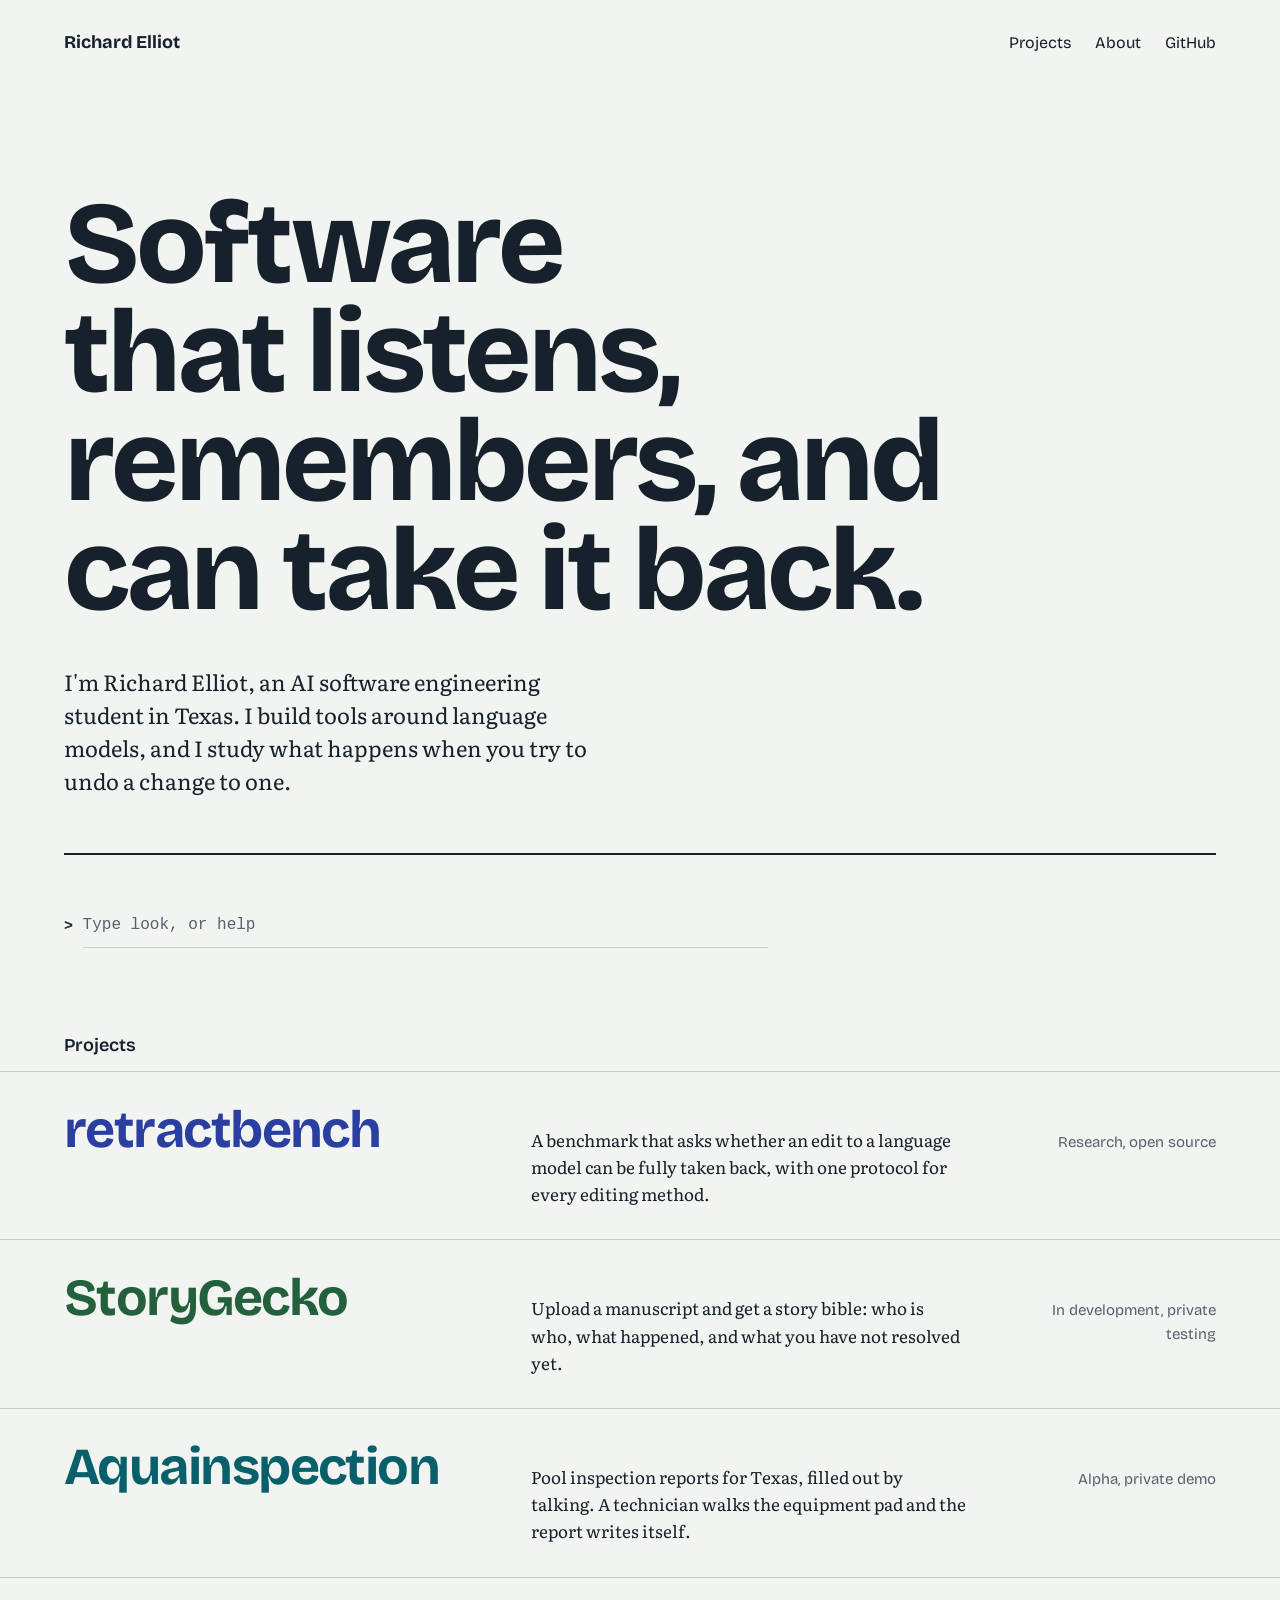
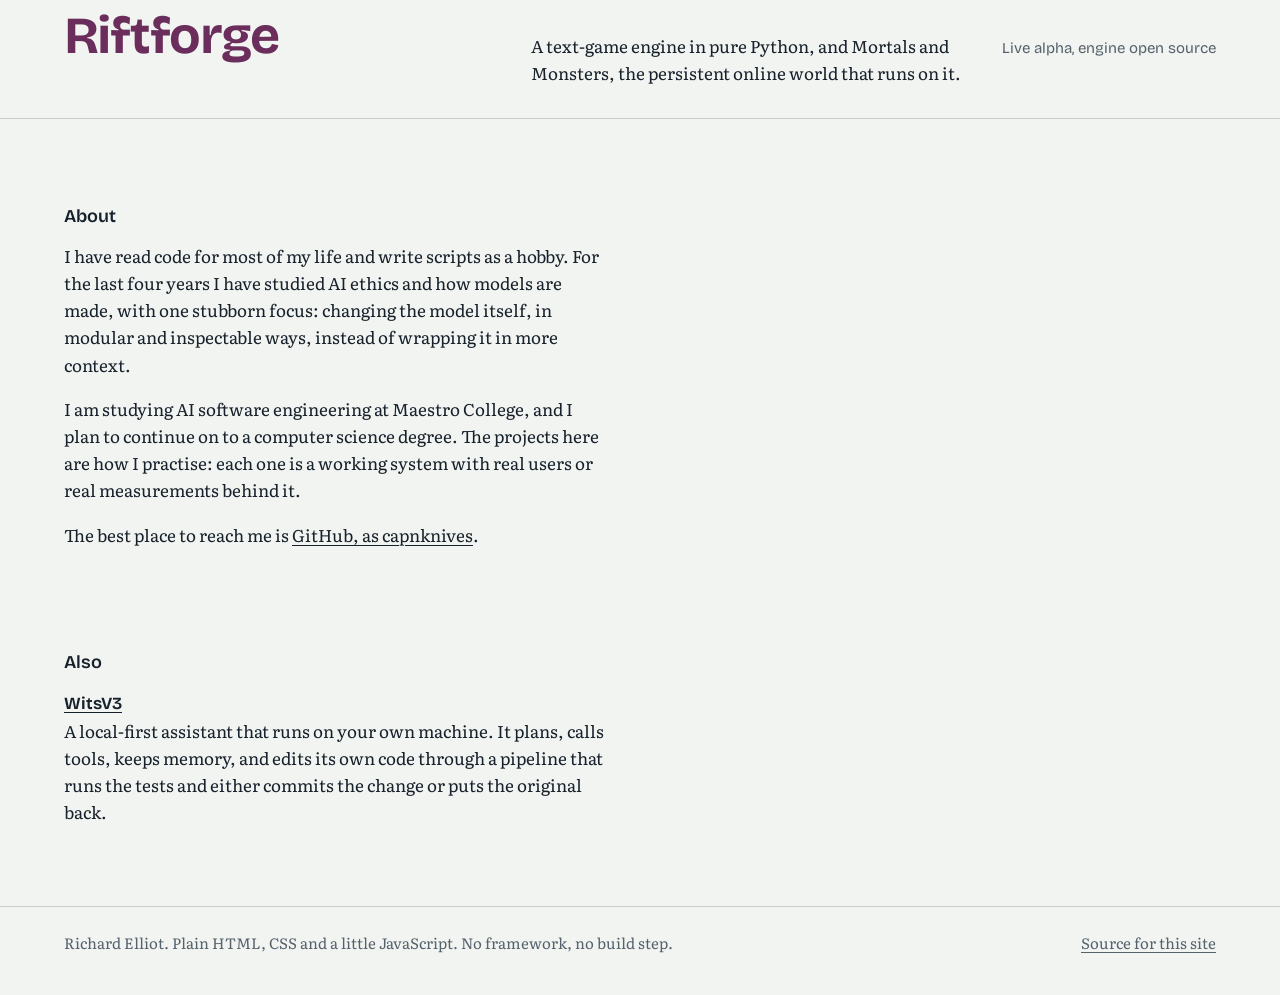
<file: index.html>
<!DOCTYPE html>
<html lang="en" class="no-js">
<head>
  <meta charset="utf-8">
  <meta name="viewport" content="width=device-width, initial-scale=1">
  <title>Richard Elliot — software that listens, remembers, and can take it back</title>
  <meta name="description" content="Portfolio of Richard Elliot, an AI software engineering student in Texas: model-editing research, writing tools, voice-driven field software and a text-game engine.">
  <meta property="og:title" content="Richard Elliot — software that listens, remembers, and can take it back">
  <meta property="og:description" content="Portfolio of Richard Elliot, an AI software engineering student in Texas: model-editing research, writing tools, voice-driven field software and a text-game engine.">
  <meta property="og:type" content="website">
  <link rel="icon" href="assets/favicon.svg" type="image/svg+xml">
  <link rel="preload" href="assets/fonts/bricolage-grotesque-latin-wght-normal.woff2" as="font" type="font/woff2" crossorigin>
  <link rel="stylesheet" href="assets/site.css">
  <script>document.documentElement.className = "";</script>
</head>
<body>
  <a class="skip" href="#main">Skip to main content</a>
  <header class="masthead">
    <a class="name" href="index.html">Richard Elliot</a>
    <nav aria-label="Site">
      <a href="index.html#projects">Projects</a>
      <a href="index.html#about">About</a>
      <a href="https://github.com/capnknives">GitHub</a>
    </nav>
  </header>

  <main id="main">
    <div class="opening">
      <h1>Software that listens, remembers, and can take it back.</h1>
      <p class="lede">I'm Richard Elliot, an AI software engineering student in Texas. I build tools around language models, and I study what happens when you try to undo a change to one.</p>
    </div>

  <div class="prompt" data-prompt data-room-text="The front page. A plain room with four doors, each a different colour.">
    <p class="prompt-log" data-prompt-log aria-live="polite"></p>
    <form autocomplete="off">
      <label for="cmd" aria-label="Command">&gt;</label>
      <input id="cmd" type="text" inputmode="text" autocapitalize="none" autocorrect="off" spellcheck="false" placeholder="Type look, or help">
    </form>
  </div>

    <h2 class="section-head" id="projects">Projects</h2>
    <ul class="rooms">
      <li data-room="retractbench">
        <a href="projects/retractbench.html" data-exit="retractbench">
          <span class="title">retractbench</span>
          <span class="what">A benchmark that asks whether an edit to a language model can be fully taken back, with one protocol for every editing method.</span>
          <span class="state">Research, open source</span>
        </a>
      </li>
      <li data-room="storygecko">
        <a href="projects/storygecko.html" data-exit="storygecko">
          <span class="title">StoryGecko</span>
          <span class="what">Upload a manuscript and get a story bible: who is who, what happened, and what you have not resolved yet.</span>
          <span class="state">In development, private testing</span>
        </a>
      </li>
      <li data-room="aquainspection">
        <a href="projects/aquainspection.html" data-exit="aquainspection">
          <span class="title">Aquainspection</span>
          <span class="what">Pool inspection reports for Texas, filled out by talking. A technician walks the equipment pad and the report writes itself.</span>
          <span class="state">Alpha, private demo</span>
        </a>
      </li>
      <li data-room="riftforge">
        <a href="projects/riftforge.html" data-exit="riftforge">
          <span class="title">Riftforge</span>
          <span class="what">A text-game engine in pure Python, and Mortals and Monsters, the persistent online world that runs on it.</span>
          <span class="state">Live alpha, engine open source</span>
        </a>
      </li>
    </ul>

    <section class="plain" id="about">
      <h2>About</h2>
      <p>I have read code for most of my life and write scripts as a hobby. For the last four years I have studied AI ethics and how models are made, with one stubborn focus: changing the model itself, in modular and inspectable ways, instead of wrapping it in more context.</p>
      <p>I am studying AI software engineering at Maestro College, and I plan to continue on to a computer science degree. The projects here are how I practise: each one is a working system with real users or real measurements behind it.</p>
      <p>The best place to reach me is <a href="https://github.com/capnknives" data-exit="github">GitHub, as capnknives</a>.</p>
    </section>

    <section class="plain">
      <h2>Also</h2>
      <ul class="also">
        <li><a href="https://github.com/capnknives/WitsV3">WitsV3</a><br>A local-first assistant that runs on your own machine. It plans, calls tools, keeps memory, and edits its own code through a pipeline that runs the tests and either commits the change or puts the original back.</li>
      </ul>
    </section>
  </main>

  <footer class="colophon">
    <p>Richard Elliot. Plain HTML, CSS and a little JavaScript. No framework, no build step.</p>
    <p><a href="https://github.com/capnknives/capnknives.github.io">Source for this site</a></p>
  </footer>
  <script src="assets/prompt.js"></script>
</body>
</html>
</file>
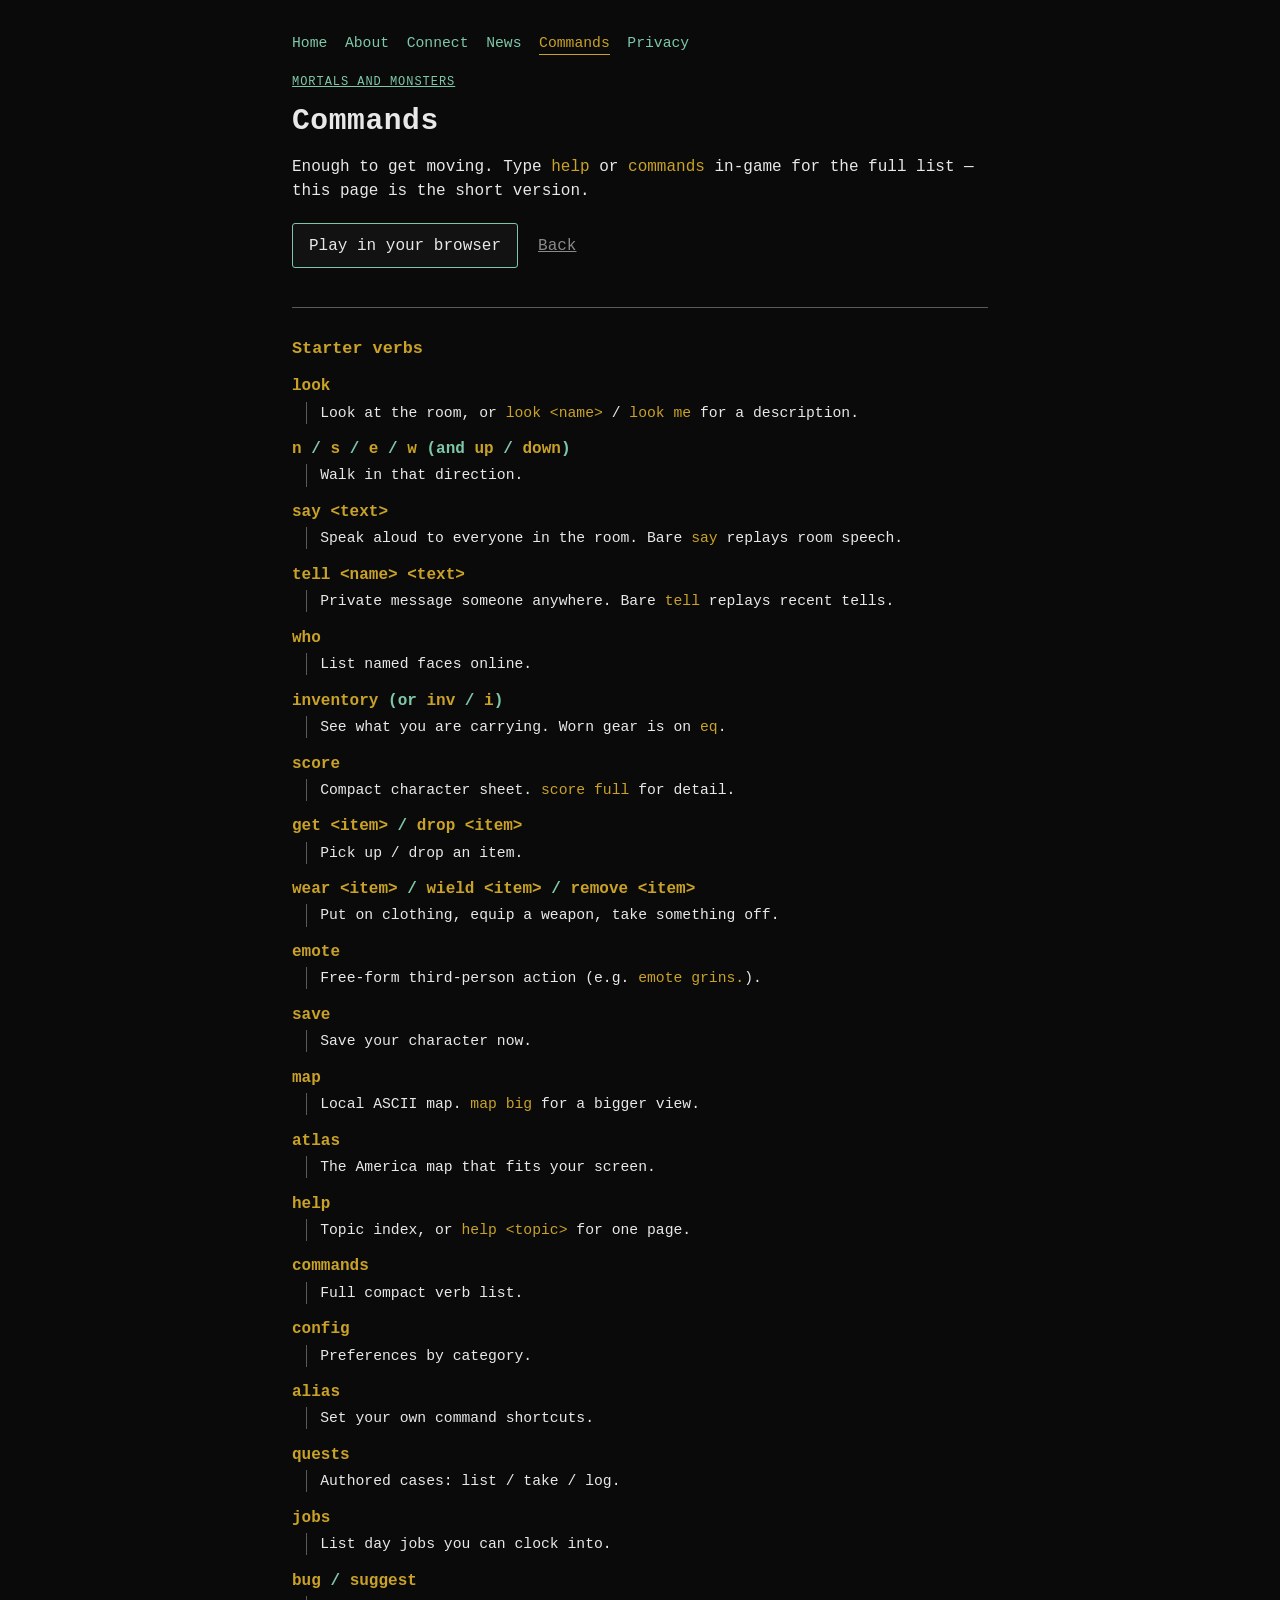
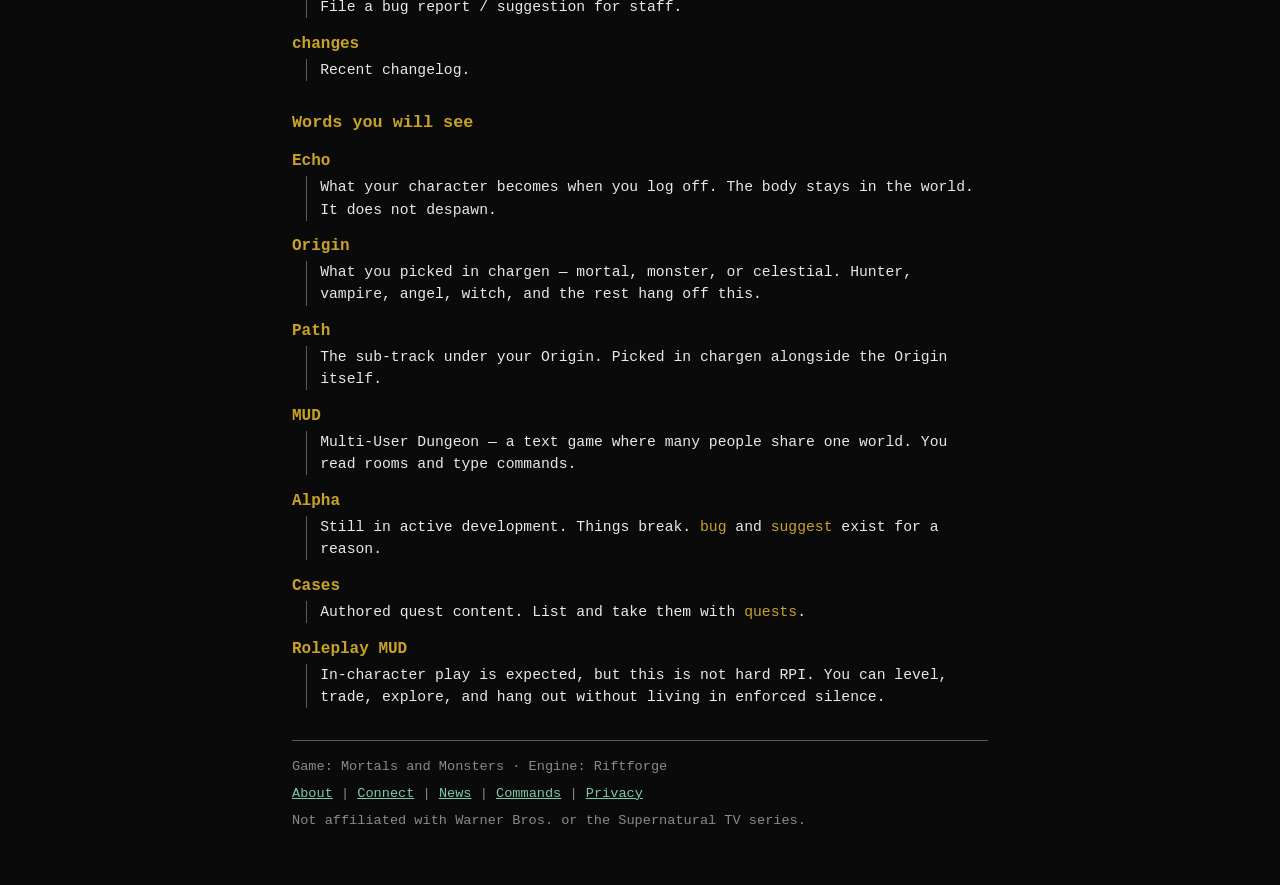
<file: cheatsheet.html>
<!DOCTYPE html>
<html lang="en">
<head>
  <meta charset="utf-8">
  <title>This page has moved</title>
  <meta name="robots" content="noindex">
  <link rel="canonical" href="mortals-and-monsters/cheatsheet.html">
  <meta http-equiv="refresh" content="0; url=mortals-and-monsters/cheatsheet.html">
</head>
<body>
  <p>The Mortals and Monsters site has moved. <a href="mortals-and-monsters/cheatsheet.html">Continue to the new page</a>.</p>
</body>
</html>
</file>
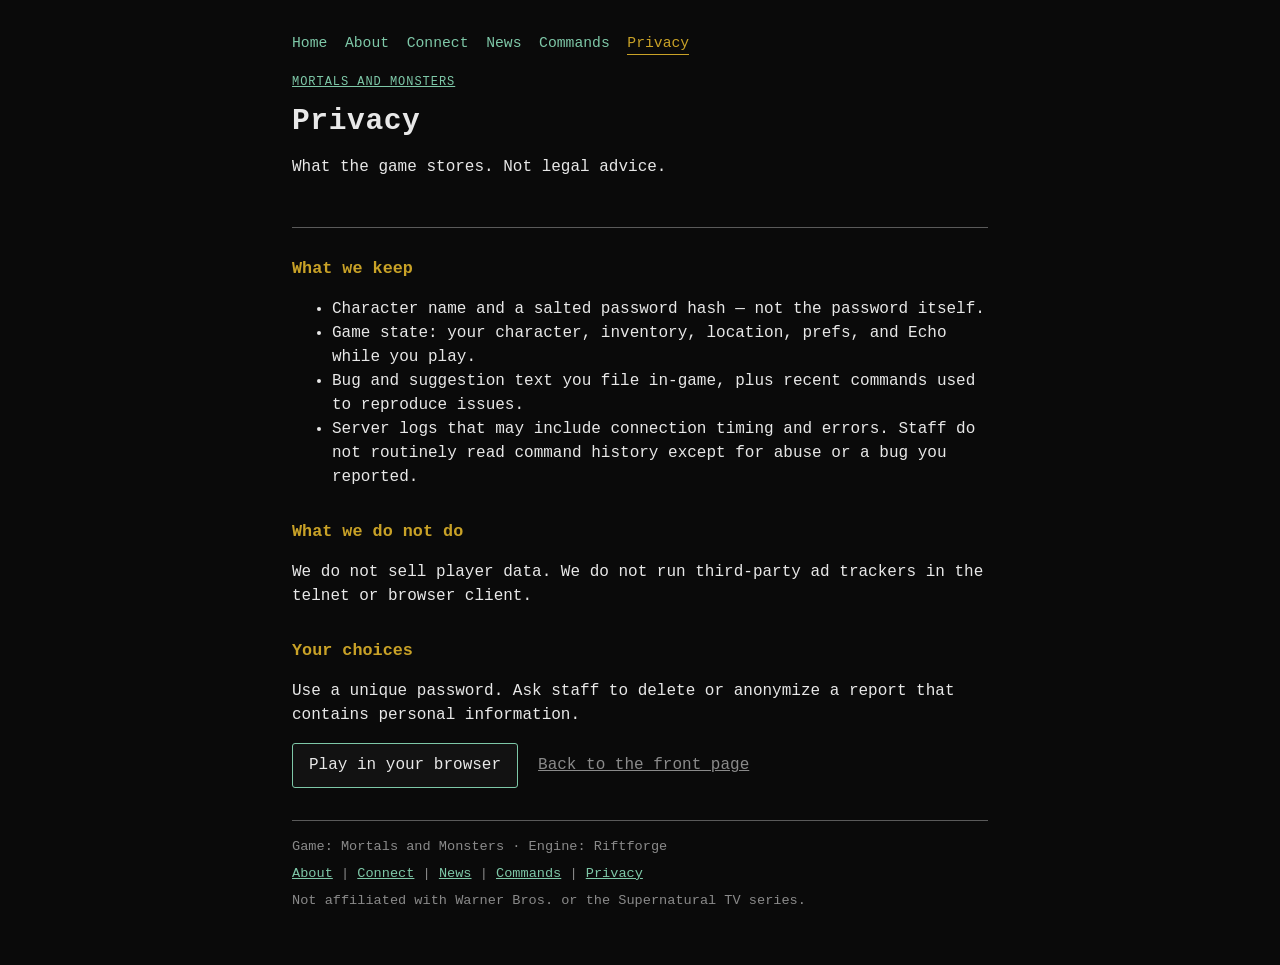
<file: privacy.html>
<!DOCTYPE html>
<html lang="en">
<head>
  <meta charset="utf-8">
  <title>This page has moved</title>
  <meta name="robots" content="noindex">
  <link rel="canonical" href="mortals-and-monsters/privacy.html">
  <meta http-equiv="refresh" content="0; url=mortals-and-monsters/privacy.html">
</head>
<body>
  <p>The Mortals and Monsters site has moved. <a href="mortals-and-monsters/privacy.html">Continue to the new page</a>.</p>
</body>
</html>
</file>
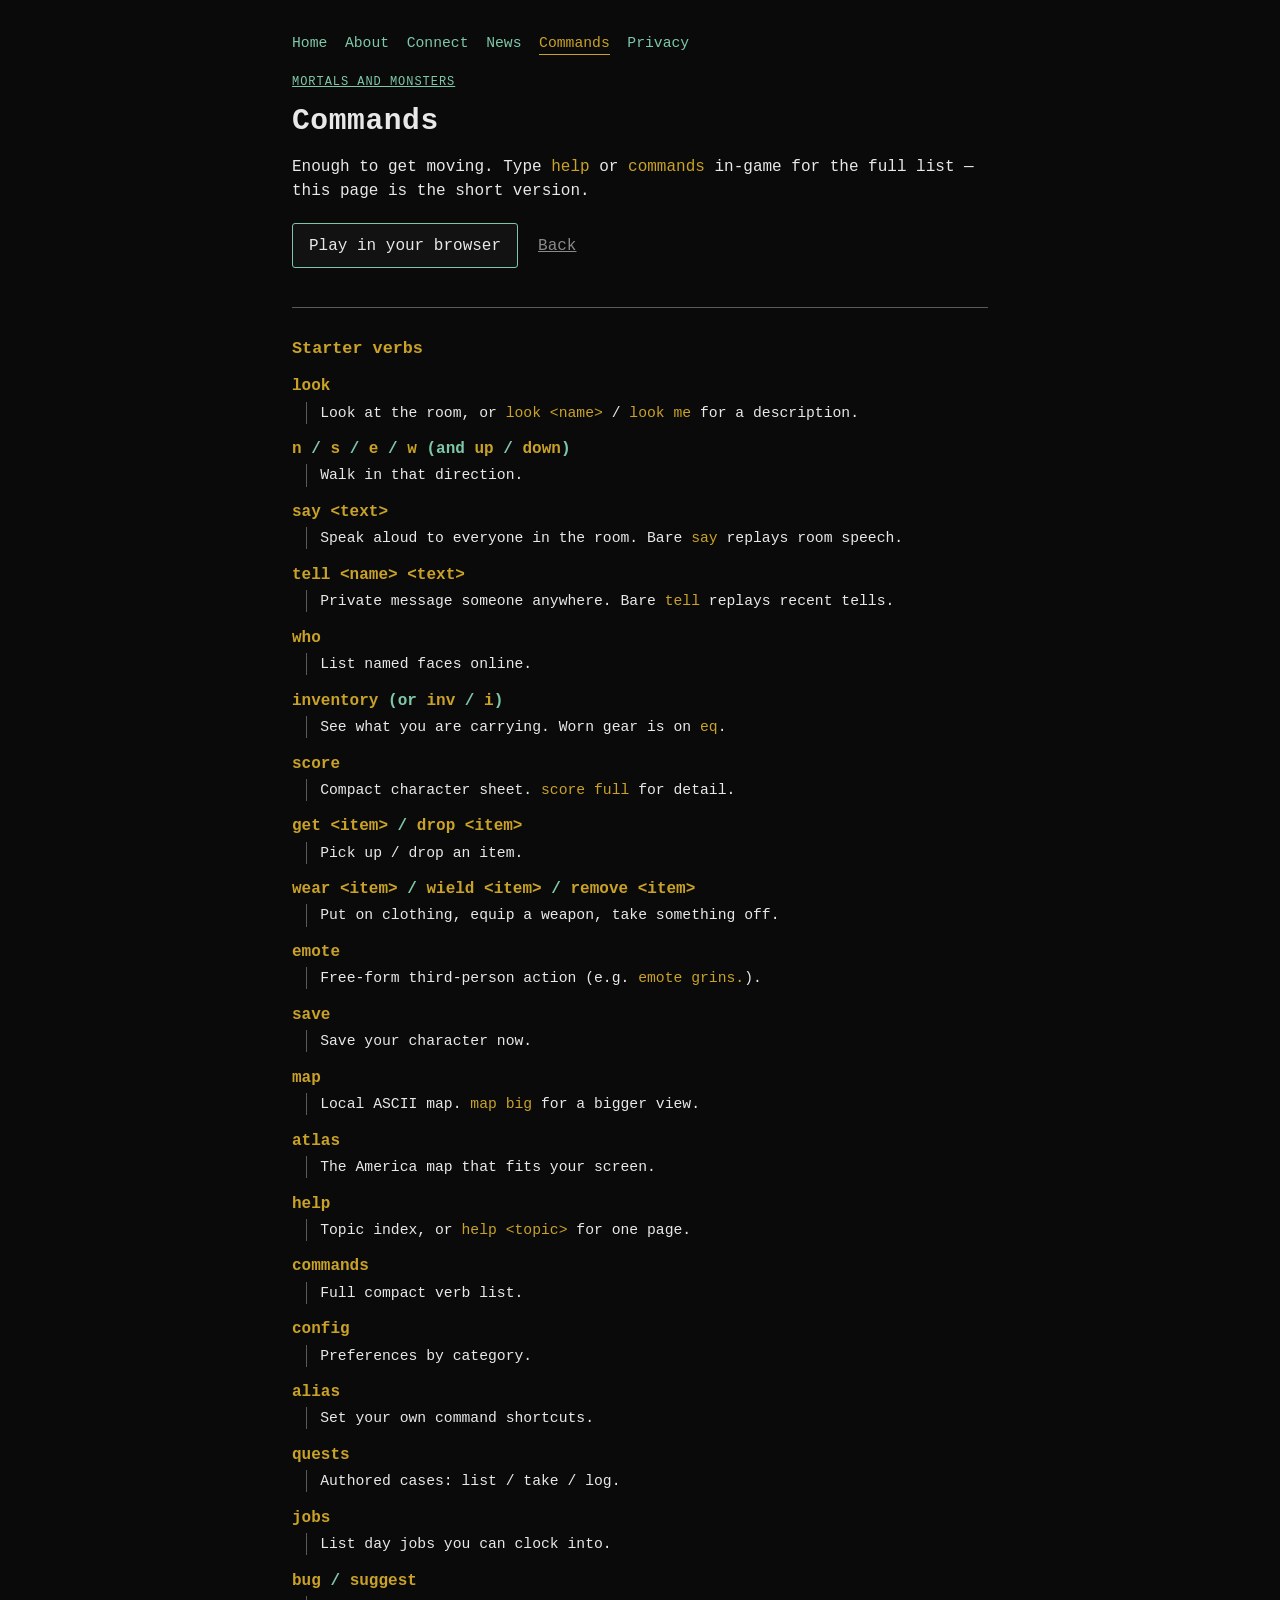
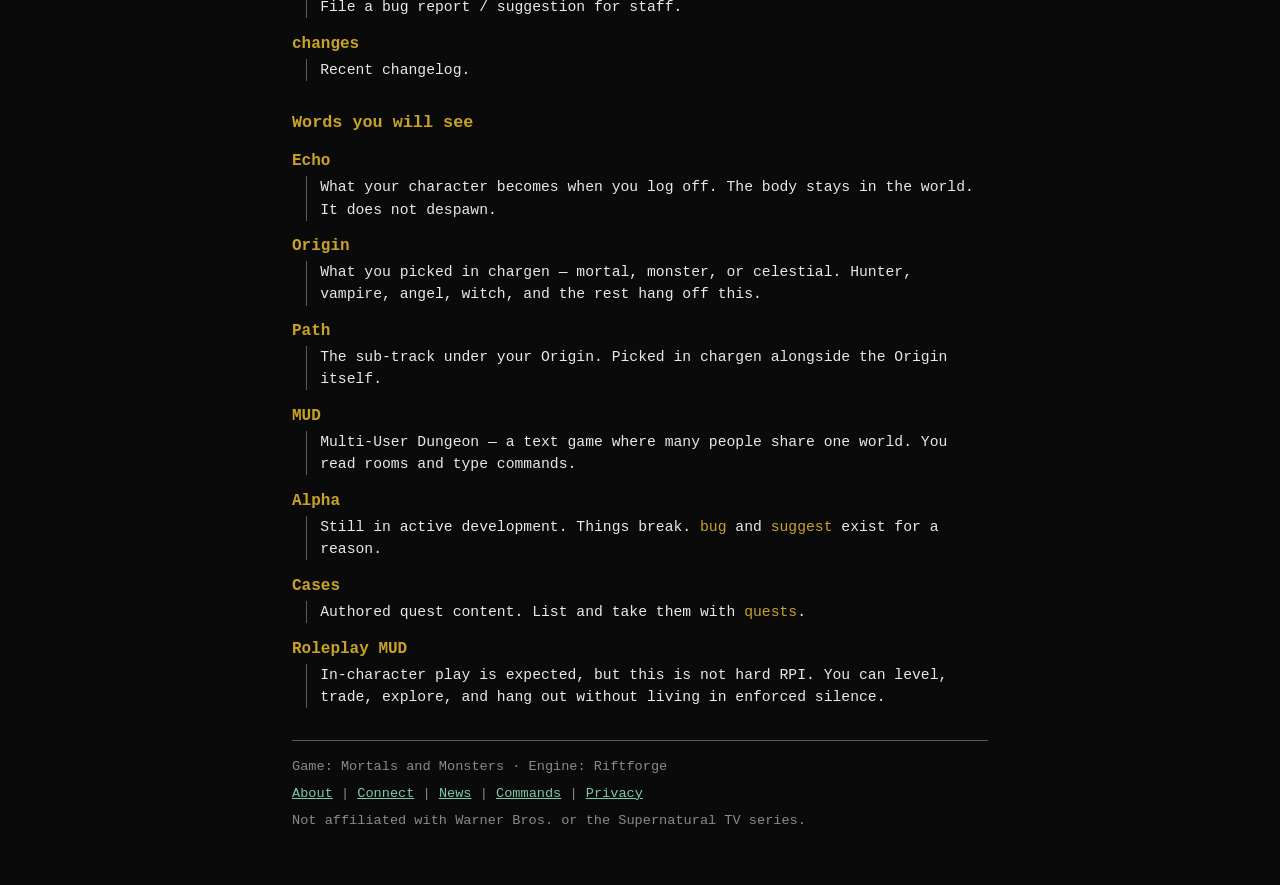
<file: mortals-and-monsters/cheatsheet.html>
<!DOCTYPE html>
<html lang="en">
<head>
  <meta charset="utf-8">
  <meta name="viewport" content="width=device-width, initial-scale=1">
  <title>Commands — Mortals and Monsters</title>
  <meta name="description" content="Starter commands for Mortals and Monsters. Look, move, talk, help, and the rest.">
  <link rel="stylesheet" href="site.css">
</head>
<body>
  <a class="skip-link" href="#main">Skip to main content</a>
  <header>
    <nav class="door-nav" aria-label="Site">
      <a href="index.html">Home</a>
      <a href="about.html">About</a>
      <a href="connect.html">Connect</a>
      <a href="news.html">News</a>
      <a href="cheatsheet.html" aria-current="page">Commands</a>
      <a href="privacy.html">Privacy</a>
    </nav>
    <p class="kicker"><a href="index.html">Mortals and Monsters</a></p>
    <h1>Commands</h1>
    <p class="lede">
      Enough to get moving. Type <code>help</code> or <code>commands</code> in-game
      for the full list — this page is the short version.
    </p>
    <p class="cta-row">
      <a class="play" href="https://play.riftforge.me/client/">Play in your browser</a>
      <a class="quiet" href="index.html">Back</a>
    </p>
  </header>

  <main id="main">
    <section aria-labelledby="verbs-heading">
      <h2 id="verbs-heading">Starter verbs</h2>
      <dl class="cheatsheet">
        <dt><code>look</code></dt>
        <dd>Look at the room, or <code>look &lt;name&gt;</code> / <code>look me</code> for a description.</dd>

        <dt><code>n</code> / <code>s</code> / <code>e</code> / <code>w</code> (and <code>up</code> / <code>down</code>)</dt>
        <dd>Walk in that direction.</dd>

        <dt><code>say &lt;text&gt;</code></dt>
        <dd>Speak aloud to everyone in the room. Bare <code>say</code> replays room speech.</dd>

        <dt><code>tell &lt;name&gt; &lt;text&gt;</code></dt>
        <dd>Private message someone anywhere. Bare <code>tell</code> replays recent tells.</dd>

        <dt><code>who</code></dt>
        <dd>List named faces online.</dd>

        <dt><code>inventory</code> (or <code>inv</code> / <code>i</code>)</dt>
        <dd>See what you are carrying. Worn gear is on <code>eq</code>.</dd>

        <dt><code>score</code></dt>
        <dd>Compact character sheet. <code>score full</code> for detail.</dd>

        <dt><code>get &lt;item&gt;</code> / <code>drop &lt;item&gt;</code></dt>
        <dd>Pick up / drop an item.</dd>

        <dt><code>wear &lt;item&gt;</code> / <code>wield &lt;item&gt;</code> / <code>remove &lt;item&gt;</code></dt>
        <dd>Put on clothing, equip a weapon, take something off.</dd>

        <dt><code>emote</code></dt>
        <dd>Free-form third-person action (e.g. <code>emote grins.</code>).</dd>

        <dt><code>save</code></dt>
        <dd>Save your character now.</dd>

        <dt><code>map</code></dt>
        <dd>Local ASCII map. <code>map big</code> for a bigger view.</dd>

        <dt><code>atlas</code></dt>
        <dd>The America map that fits your screen.</dd>

        <dt><code>help</code></dt>
        <dd>Topic index, or <code>help &lt;topic&gt;</code> for one page.</dd>

        <dt><code>commands</code></dt>
        <dd>Full compact verb list.</dd>

        <dt><code>config</code></dt>
        <dd>Preferences by category.</dd>

        <dt><code>alias</code></dt>
        <dd>Set your own command shortcuts.</dd>

        <dt><code>quests</code></dt>
        <dd>Authored cases: list / take / log.</dd>

        <dt><code>jobs</code></dt>
        <dd>List day jobs you can clock into.</dd>

        <dt><code>bug</code> / <code>suggest</code></dt>
        <dd>File a bug report / suggestion for staff.</dd>

        <dt><code>changes</code></dt>
        <dd>Recent changelog.</dd>
      </dl>
    </section>

    <section aria-labelledby="glossary-heading">
      <h2 id="glossary-heading">Words you will see</h2>
      <dl class="cheatsheet glossary">
        <dt>Echo</dt>
        <dd>What your character becomes when you log off. The body stays in the world. It does not despawn.</dd>

        <dt>Origin</dt>
        <dd>What you picked in chargen — mortal, monster, or celestial. Hunter, vampire, angel, witch, and the rest hang off this.</dd>

        <dt>Path</dt>
        <dd>The sub-track under your Origin. Picked in chargen alongside the Origin itself.</dd>

        <dt>MUD</dt>
        <dd>Multi-User Dungeon — a text game where many people share one world. You read rooms and type commands.</dd>

        <dt>Alpha</dt>
        <dd>Still in active development. Things break. <code>bug</code> and <code>suggest</code> exist for a reason.</dd>

        <dt>Cases</dt>
        <dd>Authored quest content. List and take them with <code>quests</code>.</dd>

        <dt>Roleplay MUD</dt>
        <dd>In-character play is expected, but this is not hard RPI. You can level, trade, explore, and hang out without living in enforced silence.</dd>
      </dl>
    </section>
  </main>

  <footer>
    <p>
      Game: Mortals and Monsters · Engine: Riftforge
    </p>
    <p>
      <a href="about.html">About</a> |
      <a href="connect.html">Connect</a> |
      <a href="news.html">News</a> |
      <a href="cheatsheet.html">Commands</a> |
      <a href="privacy.html">Privacy</a>
    </p>
    <p class="muted">Not affiliated with Warner Bros. or the Supernatural TV series.</p>
  </footer>
</body>
</html>
</file>
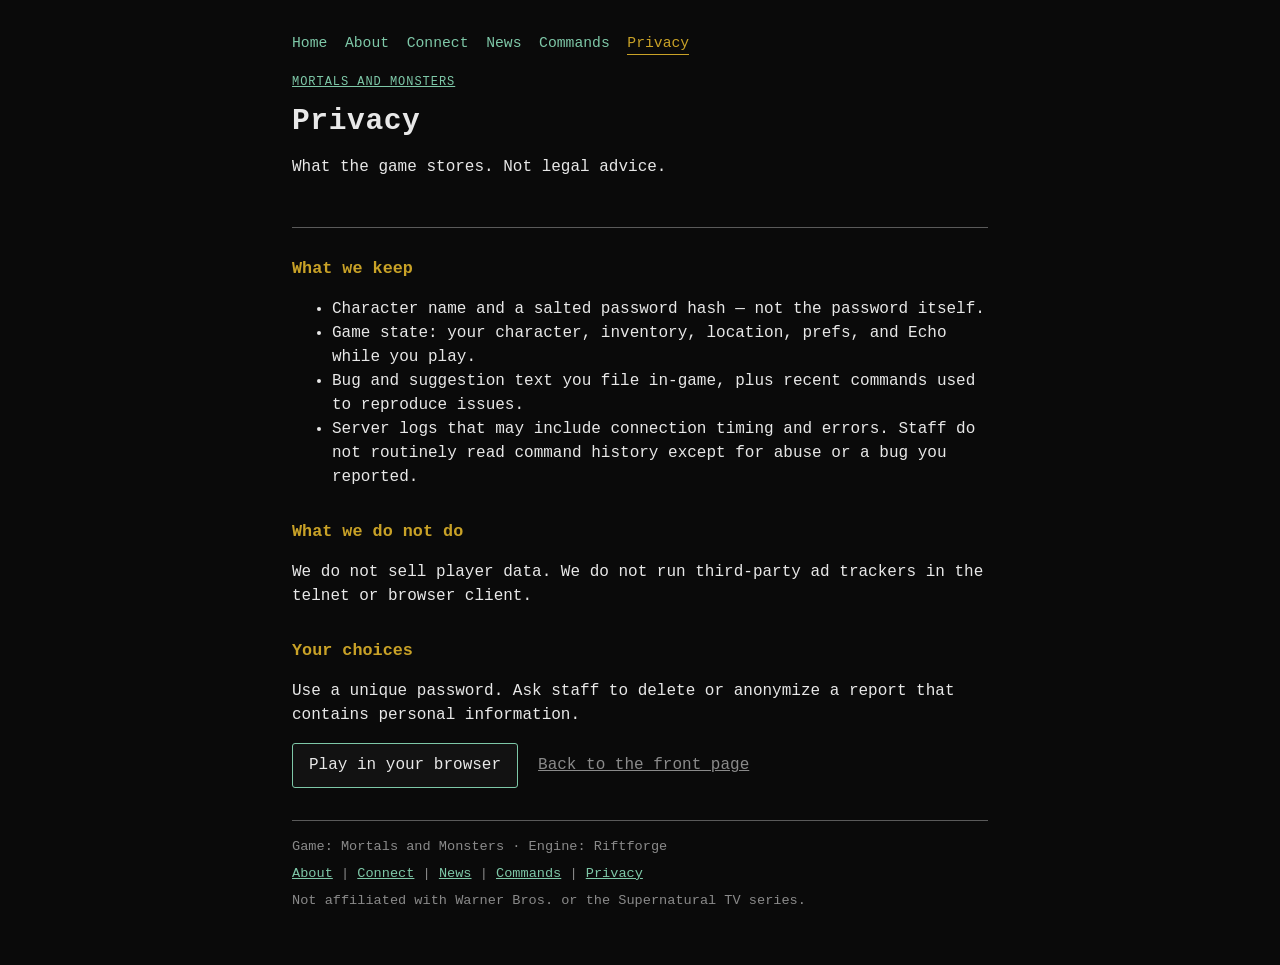
<file: mortals-and-monsters/privacy.html>
<!DOCTYPE html>
<html lang="en">
<head>
  <meta charset="utf-8">
  <meta name="viewport" content="width=device-width, initial-scale=1">
  <title>Privacy — Mortals and Monsters</title>
  <meta name="description" content="What Mortals and Monsters stores for player accounts.">
  <link rel="stylesheet" href="site.css">
</head>
<body>
  <a class="skip-link" href="#main">Skip to main content</a>
  <header>
    <nav class="door-nav" aria-label="Site">
      <a href="index.html">Home</a>
      <a href="about.html">About</a>
      <a href="connect.html">Connect</a>
      <a href="news.html">News</a>
      <a href="cheatsheet.html">Commands</a>
      <a href="privacy.html" aria-current="page">Privacy</a>
    </nav>
    <p class="kicker"><a href="index.html">Mortals and Monsters</a></p>
    <h1>Privacy</h1>
    <p class="lede">
      What the game stores. Not legal advice.
    </p>
  </header>

  <main id="main">
    <section>
      <h2>What we keep</h2>
      <ul>
        <li>Character name and a salted password hash — not the password itself.</li>
        <li>Game state: your character, inventory, location, prefs, and Echo while you play.</li>
        <li>Bug and suggestion text you file in-game, plus recent commands used to reproduce issues.</li>
        <li>Server logs that may include connection timing and errors. Staff do not routinely read command history except for abuse or a bug you reported.</li>
      </ul>
    </section>
    <section>
      <h2>What we do not do</h2>
      <p>
        We do not sell player data. We do not run third-party ad trackers in the
        telnet or browser client.
      </p>
    </section>
    <section>
      <h2>Your choices</h2>
      <p>
        Use a unique password. Ask staff to delete or anonymize a report that
        contains personal information.
      </p>
      <p class="cta-row">
        <a class="play" href="https://play.riftforge.me/client/">Play in your browser</a>
        <a class="quiet" href="index.html">Back to the front page</a>
      </p>
    </section>
  </main>

  <footer>
    <p>
      Game: Mortals and Monsters · Engine: Riftforge
    </p>
    <p>
      <a href="about.html">About</a> |
      <a href="connect.html">Connect</a> |
      <a href="news.html">News</a> |
      <a href="cheatsheet.html">Commands</a> |
      <a href="privacy.html">Privacy</a>
    </p>
    <p class="muted">Not affiliated with Warner Bros. or the Supernatural TV series.</p>
  </footer>
</body>
</html>
</file>
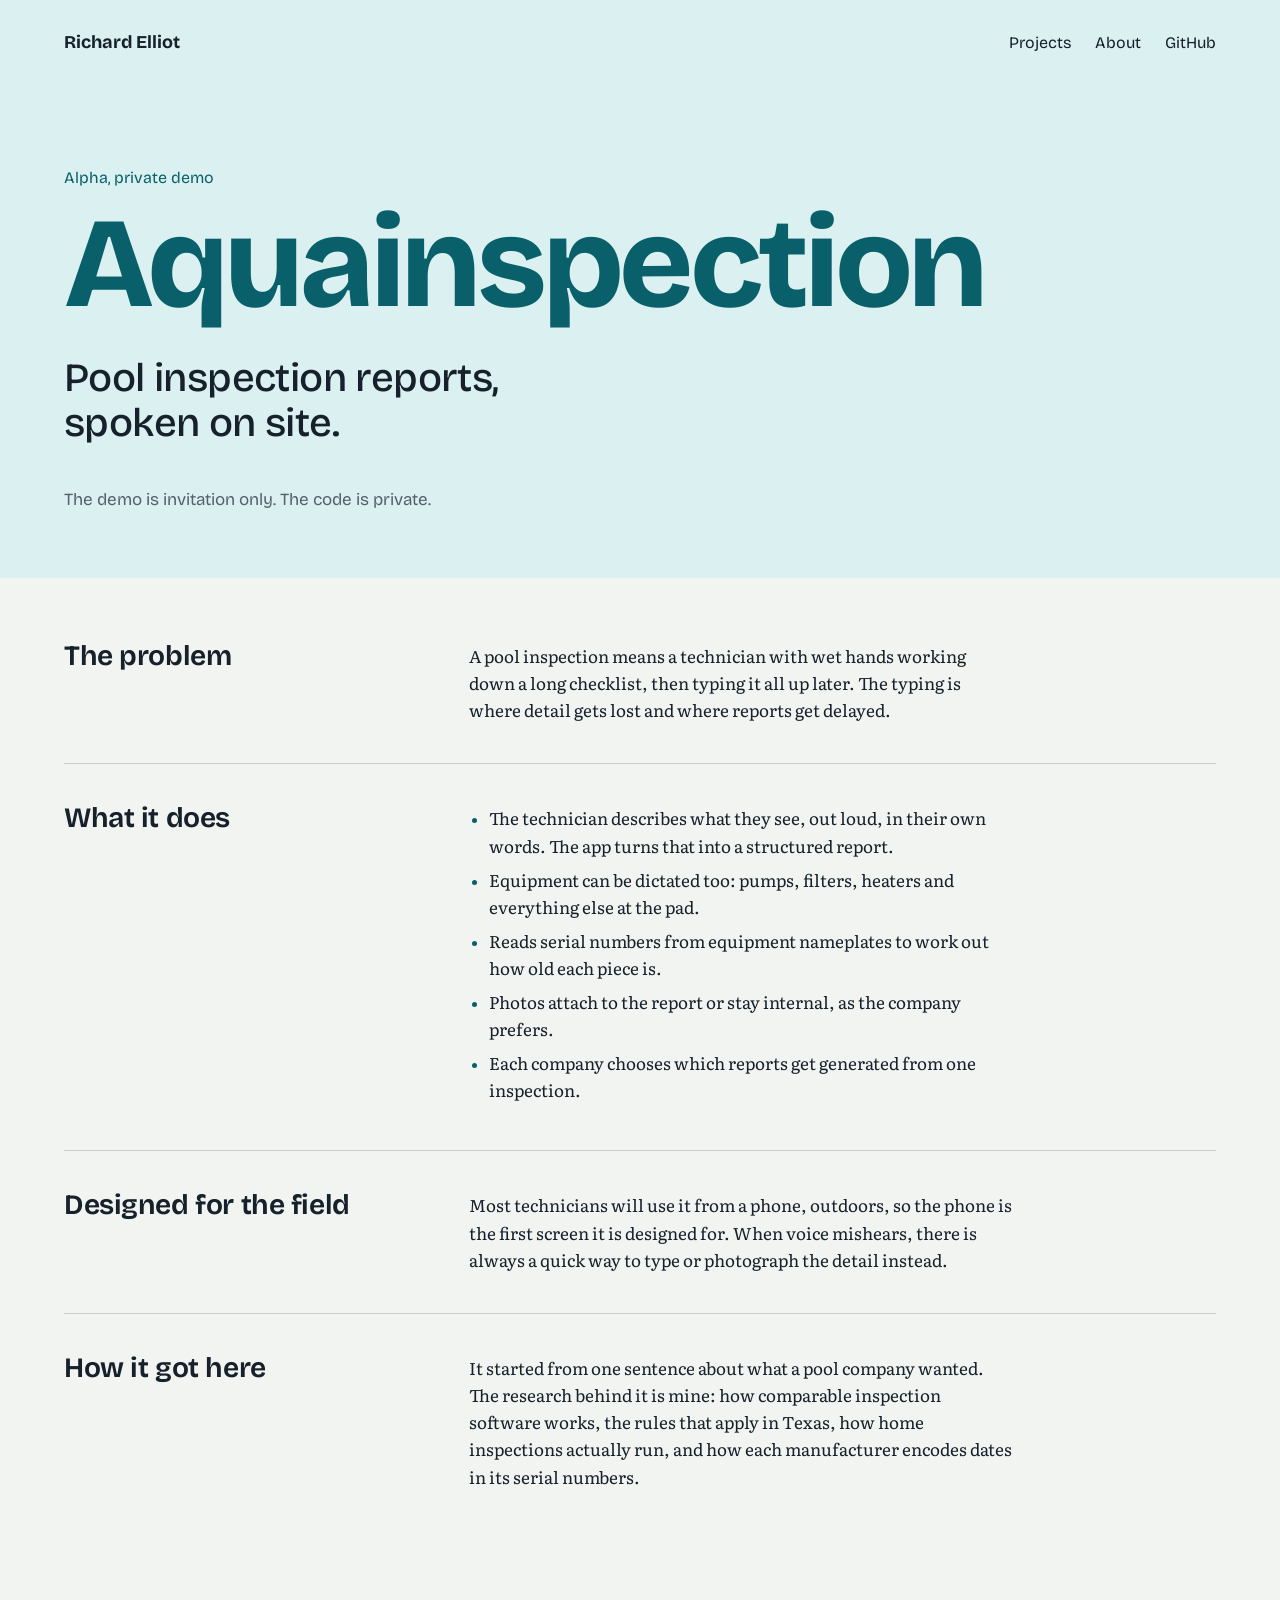
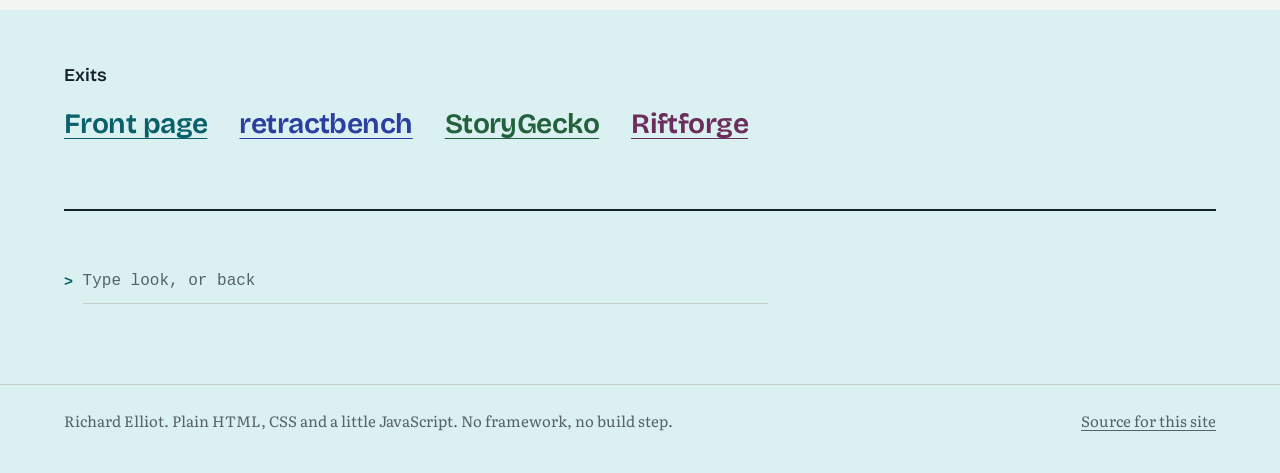
<file: projects/aquainspection.html>
<!DOCTYPE html>
<html lang="en" class="no-js">
<head>
  <meta charset="utf-8">
  <meta name="viewport" content="width=device-width, initial-scale=1">
  <title>Aquainspection — Richard Elliot</title>
  <meta name="description" content="Aquainspection: voice-driven pool inspection reporting software for Texas pool companies.">
  <meta property="og:title" content="Aquainspection — Richard Elliot">
  <meta property="og:description" content="Aquainspection: voice-driven pool inspection reporting software for Texas pool companies.">
  <meta property="og:type" content="website">
  <link rel="icon" href="../assets/favicon.svg" type="image/svg+xml">
  <link rel="preload" href="../assets/fonts/bricolage-grotesque-latin-wght-normal.woff2" as="font" type="font/woff2" crossorigin>
  <link rel="stylesheet" href="../assets/site.css">
  <script>document.documentElement.className = "";</script>
</head>
<body data-room="aquainspection">
  <a class="skip" href="#main">Skip to main content</a>
  <header class="masthead">
    <a class="name" href="../index.html">Richard Elliot</a>
    <nav aria-label="Site">
      <a href="../index.html#projects">Projects</a>
      <a href="../index.html#about">About</a>
      <a href="https://github.com/capnknives">GitHub</a>
    </nav>
  </header>

  <main id="main">
    <div class="room-head">
      <p class="state">Alpha, private demo</p>
      <h1>Aquainspection</h1>
      <p class="lede">Pool inspection reports, spoken on site.</p>
      <p class="actions"><span class="note">The demo is invitation only. The code is private.</span></p>
    </div>

    <div class="sheet">
      <section>
        <h2>The problem</h2>
        <div class="body">
<p>A pool inspection means a technician with wet hands working down a long checklist, then typing it all up later. The typing is where detail gets lost and where reports get delayed.</p>
        </div>
      </section>
      <section>
        <h2>What it does</h2>
        <div class="body">
<ul>
  <li>The technician describes what they see, out loud, in their own words. The app turns that into a structured report.</li>
  <li>Equipment can be dictated too: pumps, filters, heaters and everything else at the pad.</li>
  <li>Reads serial numbers from equipment nameplates to work out how old each piece is.</li>
  <li>Photos attach to the report or stay internal, as the company prefers.</li>
  <li>Each company chooses which reports get generated from one inspection.</li>
</ul>
        </div>
      </section>
      <section>
        <h2>Designed for the field</h2>
        <div class="body">
<p>Most technicians will use it from a phone, outdoors, so the phone is the first screen it is designed for. When voice mishears, there is always a quick way to type or photograph the detail instead.</p>
        </div>
      </section>
      <section>
        <h2>How it got here</h2>
        <div class="body">
<p>It started from one sentence about what a pool company wanted. The research behind it is mine: how comparable inspection software works, the rules that apply in Texas, how home inspections actually run, and how each manufacturer encodes dates in its serial numbers.</p>
        </div>
      </section>
    </div>

    <nav class="exits" aria-label="Other projects">
      <h2>Exits</h2>
      <ul>
        <li><a href="../index.html" data-exit="home">Front page</a></li>
        <li data-room="retractbench"><a href="retractbench.html" data-exit="retractbench">retractbench</a></li>
        <li data-room="storygecko"><a href="storygecko.html" data-exit="storygecko">StoryGecko</a></li>
        <li data-room="riftforge"><a href="riftforge.html" data-exit="riftforge">Riftforge</a></li>
      </ul>
    </nav>

  <div class="prompt" data-prompt data-room-text="Aquainspection. An equipment pad in the Texas sun: pump, filter, heater, and a phone that is listening.">
    <p class="prompt-log" data-prompt-log aria-live="polite"></p>
    <form autocomplete="off">
      <label for="cmd" aria-label="Command">&gt;</label>
      <input id="cmd" type="text" inputmode="text" autocapitalize="none" autocorrect="off" spellcheck="false" placeholder="Type look, or back">
    </form>
  </div>
  </main>

  <footer class="colophon">
    <p>Richard Elliot. Plain HTML, CSS and a little JavaScript. No framework, no build step.</p>
    <p><a href="https://github.com/capnknives/capnknives.github.io">Source for this site</a></p>
  </footer>
  <script src="../assets/prompt.js"></script>
</body>
</html>
</file>
<file: assets/site.css>
/* Richard Elliot — portfolio.
   Plain CSS, no build step. Each project is a "room" with its own colour:
   set data-room on <body> (project pages) or on a project row (home page). */

@font-face {
  font-family: "Bricolage Grotesque";
  src: url("fonts/bricolage-grotesque-latin-wght-normal.woff2") format("woff2");
  font-weight: 200 800;
  font-style: normal;
  font-display: swap;
}
@font-face {
  font-family: "Literata";
  src: url("fonts/literata-latin-wght-normal.woff2") format("woff2");
  font-weight: 200 900;
  font-style: normal;
  font-display: swap;
}
@font-face {
  font-family: "Literata";
  src: url("fonts/literata-latin-wght-italic.woff2") format("woff2");
  font-weight: 200 900;
  font-style: italic;
  font-display: swap;
}

:root {
  --paper: #f2f4f1;
  --ink: #17212b;
  --soft: #55626c;
  --rule: #c7cfcb;

  /* Room colours: a deep tone for type and a pale wash for ground. */
  --retract: #2b3fa0;
  --retract-wash: #e3e7f7;
  --gecko: #22613c;
  --gecko-wash: #e0efe3;
  --aqua: #0a606a;
  --aqua-wash: #dbf0f0;
  --rift: #6b2d5c;
  --rift-wash: #f2e3ec;

  --room: var(--ink);
  --wash: var(--paper);

  --display: "Bricolage Grotesque", "Arial Narrow", Arial, sans-serif;
  --text: "Literata", Georgia, "Times New Roman", serif;
  --mono: ui-monospace, "Cascadia Mono", Menlo, Consolas, monospace;

  --measure: 34rem;
  --gutter: clamp(1.25rem, 5vw, 4rem);
}

[data-room="retractbench"] { --room: var(--retract); --wash: var(--retract-wash); }
[data-room="storygecko"] { --room: var(--gecko); --wash: var(--gecko-wash); }
[data-room="aquainspection"] { --room: var(--aqua); --wash: var(--aqua-wash); }
[data-room="riftforge"] { --room: var(--rift); --wash: var(--rift-wash); }

*,
*::before,
*::after {
  box-sizing: border-box;
}

html {
  -webkit-text-size-adjust: 100%;
  text-size-adjust: 100%;
}

body {
  margin: 0;
  background: var(--wash);
  color: var(--ink);
  font-family: var(--text);
  font-size: 1.0625rem;
  line-height: 1.6;
}

a {
  color: inherit;
  text-decoration-thickness: 1px;
  text-underline-offset: 0.18em;
}

a:hover {
  color: var(--room);
}

:focus-visible {
  outline: 3px solid var(--room);
  outline-offset: 3px;
}

h1,
h2,
h3 {
  font-family: var(--display);
  line-height: 1.05;
  margin: 0;
  text-wrap: balance;
}

p {
  margin: 0 0 1em;
}

code,
kbd {
  font-family: var(--mono);
  font-size: 0.9em;
}

.skip {
  position: absolute;
  left: -999rem;
  top: 0.5rem;
  background: var(--ink);
  color: var(--paper);
  padding: 0.5rem 0.9rem;
}

.skip:focus {
  left: var(--gutter);
  z-index: 10;
}

/* ---------- Masthead ---------- */

.masthead {
  display: flex;
  flex-wrap: wrap;
  align-items: baseline;
  justify-content: space-between;
  gap: 0.5rem 2rem;
  padding: 1.5rem var(--gutter) 0;
  font-family: var(--display);
}

.masthead .name {
  font-weight: 700;
  font-size: 1.125rem;
  text-decoration: none;
}

.masthead nav {
  display: flex;
  flex-wrap: wrap;
  gap: 0.25rem 1.5rem;
  font-size: 1rem;
}

.masthead nav a {
  text-decoration: none;
  padding: 0.35rem 0;
}

.masthead nav a:hover,
.masthead nav a[aria-current="page"] {
  text-decoration: underline;
}

/* ---------- Home: opening ---------- */

.opening {
  padding: clamp(3rem, 11vw, 8rem) var(--gutter) clamp(2rem, 5vw, 3.5rem);
}

.opening h1 {
  font-size: clamp(2.6rem, 9.2vw, 7.25rem);
  font-weight: 750;
  letter-spacing: -0.035em;
  line-height: 0.94;
  max-width: 12ch;
}

.opening .lede {
  margin: clamp(1.5rem, 4vw, 2.5rem) 0 0;
  max-width: var(--measure);
  font-size: clamp(1.125rem, 2.2vw, 1.375rem);
  line-height: 1.5;
}

/* ---------- The prompt ---------- */

.prompt {
  margin: 0 var(--gutter);
  border-top: 2px solid var(--ink);
  padding-top: 1rem;
  font-family: var(--mono);
  font-size: 0.9375rem;
}

.prompt-log {
  margin: 0 0 0.75rem;
  max-width: 44rem;
  white-space: pre-wrap;
  color: var(--soft);
  min-height: 1.5em;
}

.prompt-log .said {
  color: var(--ink);
}

.prompt form {
  display: flex;
  align-items: center;
  gap: 0.6rem;
  max-width: 44rem;
}

.prompt label {
  font-weight: 700;
  color: var(--room);
}

.prompt input {
  flex: 1;
  min-width: 0;
  font: inherit;
  /* 16px minimum stops iOS zooming the page on focus. */
  font-size: 1rem;
  color: var(--ink);
  background: transparent;
  border: 0;
  border-bottom: 1px solid var(--rule);
  border-radius: 0;
  padding: 0.5rem 0;
}

.prompt input::placeholder {
  color: var(--soft);
  opacity: 1;
}

.prompt input:focus {
  outline: none;
  border-bottom: 2px solid var(--room);
}

.no-js .prompt {
  display: none;
}

/* ---------- Home: project list ---------- */

.section-head {
  padding: clamp(3rem, 8vw, 5.5rem) var(--gutter) 1rem;
  font-size: 1.125rem;
  font-weight: 600;
}

.rooms {
  list-style: none;
  margin: 0;
  padding: 0;
  border-top: 1px solid var(--rule);
}

.rooms li {
  border-bottom: 1px solid var(--rule);
}

.rooms a {
  display: grid;
  grid-template-columns: minmax(0, 6fr) minmax(0, 6fr) minmax(0, 3fr);
  gap: 0.5rem 2rem;
  align-items: baseline;
  padding: clamp(1.25rem, 3vw, 2rem) var(--gutter);
  text-decoration: none;
  transition: background-color 120ms ease-out;
}

.rooms a:hover,
.rooms a:focus-visible {
  background: var(--wash);
  color: var(--ink);
}

.rooms .title {
  font-family: var(--display);
  font-size: clamp(1.9rem, 4.2vw, 3.25rem);
  font-weight: 700;
  letter-spacing: -0.03em;
  line-height: 1;
  color: var(--room);
  overflow-wrap: anywhere;
}

.rooms .what {
  max-width: 30rem;
}

.rooms .state {
  font-family: var(--display);
  font-size: 0.9375rem;
  color: var(--soft);
  justify-self: end;
  text-align: right;
}

/* ---------- Home: about and other work ---------- */

.plain {
  padding: 0 var(--gutter);
  max-width: calc(var(--measure) + 2 * var(--gutter));
}

.plain h2,
.section-head {
  font-family: var(--display);
}

.plain h2 {
  font-size: 1.125rem;
  font-weight: 600;
  padding-top: clamp(3rem, 8vw, 5.5rem);
  margin-bottom: 1rem;
}

.also {
  list-style: none;
  margin: 0;
  padding: 0;
}

.also li {
  margin-bottom: 1em;
}

.also a {
  font-family: var(--display);
  font-weight: 650;
}

/* ---------- Project pages ---------- */

.room-head {
  padding: clamp(2.5rem, 9vw, 6.5rem) var(--gutter) clamp(2rem, 5vw, 3rem);
}

.room-head .state {
  font-family: var(--display);
  font-size: 1rem;
  color: var(--room);
  margin: 0 0 1rem;
}

.room-head h1 {
  font-size: clamp(2.6rem, 11vw, 8rem);
  font-weight: 750;
  letter-spacing: -0.04em;
  line-height: 0.92;
  color: var(--room);
  overflow-wrap: anywhere;
}

.room-head .lede {
  margin: clamp(1.25rem, 3.5vw, 2rem) 0 0;
  max-width: 22ch;
  font-family: var(--display);
  font-size: clamp(1.5rem, 4vw, 2.5rem);
  font-weight: 500;
  line-height: 1.12;
  letter-spacing: -0.015em;
}

.actions {
  display: flex;
  flex-wrap: wrap;
  gap: 0.75rem;
  margin-top: clamp(1.5rem, 4vw, 2.5rem);
  font-family: var(--display);
  font-weight: 600;
}

.actions a {
  display: inline-block;
  padding: 0.7rem 1.1rem;
  border: 2px solid var(--room);
  text-decoration: none;
  color: var(--room);
}

.actions a.primary {
  background: var(--room);
  color: var(--wash);
}

.actions a:hover {
  background: var(--ink);
  border-color: var(--ink);
  color: var(--wash);
}

.actions .note {
  align-self: center;
  font-weight: 400;
  color: var(--soft);
}

.sheet {
  background: var(--paper);
  padding: clamp(2rem, 6vw, 4rem) var(--gutter) clamp(3rem, 8vw, 5rem);
}

.sheet section {
  display: grid;
  grid-template-columns: minmax(0, 4fr) minmax(0, 8fr);
  gap: 0.75rem 2rem;
  padding: clamp(1.5rem, 4vw, 2.5rem) 0;
  border-top: 1px solid var(--rule);
}

.sheet section:first-child {
  border-top: 0;
  padding-top: 0;
}

.sheet h2 {
  font-size: clamp(1.375rem, 3vw, 1.75rem);
  font-weight: 650;
  letter-spacing: -0.015em;
}

.sheet .body {
  max-width: var(--measure);
}

.sheet .body > :last-child {
  margin-bottom: 0;
}

.sheet ul,
.sheet ol {
  margin: 0 0 1em;
  padding-left: 1.25rem;
}

.sheet li {
  margin-bottom: 0.4em;
}

.sheet li::marker {
  color: var(--room);
  font-family: var(--display);
  font-weight: 700;
}

.figures {
  width: 100%;
  border-collapse: collapse;
  margin: 0.25rem 0 1em;
  font-family: var(--display);
}

.figures caption {
  text-align: left;
  font-family: var(--text);
  font-size: 0.9375rem;
  color: var(--soft);
  padding-bottom: 0.75rem;
}

.figures th,
.figures td {
  text-align: left;
  vertical-align: baseline;
  padding: 0.7rem 0;
  border-top: 1px solid var(--rule);
  font-weight: 400;
}

.figures td {
  text-align: right;
  font-size: 1.75rem;
  font-weight: 700;
  font-variant-numeric: tabular-nums;
  color: var(--room);
  white-space: nowrap;
  padding-left: 1rem;
}

.figures td small {
  font-size: 1rem;
  font-weight: 400;
  color: var(--soft);
}

.fine {
  font-size: 0.9375rem;
  color: var(--soft);
}

/* ---------- Exits (bottom of project pages) and footer ---------- */

.exits {
  padding: clamp(2rem, 6vw, 3.5rem) var(--gutter);
  font-family: var(--display);
}

.exits h2 {
  font-size: 1.125rem;
  font-weight: 600;
  margin-bottom: 0.75rem;
}

.exits ul {
  list-style: none;
  margin: 0;
  padding: 0;
  display: flex;
  flex-wrap: wrap;
  gap: 0.25rem 2rem;
}

.exits a {
  display: inline-block;
  padding: 0.35rem 0;
  font-size: clamp(1.25rem, 3vw, 1.75rem);
  font-weight: 650;
  letter-spacing: -0.02em;
  color: var(--room);
}

.exits a:hover {
  color: var(--ink);
}

.exits + .prompt {
  margin-bottom: 0;
}

.colophon {
  margin-top: clamp(3rem, 8vw, 5rem);
  padding: 1.5rem var(--gutter) 2.5rem;
  border-top: 1px solid var(--rule);
  font-size: 0.9375rem;
  color: var(--soft);
  display: flex;
  flex-wrap: wrap;
  justify-content: space-between;
  gap: 0.5rem 2rem;
}

.colophon p {
  margin: 0;
}

/* ---------- Not found ---------- */

.lost {
  padding: clamp(4rem, 16vw, 10rem) var(--gutter);
}

.lost h1 {
  font-size: clamp(2.6rem, 9vw, 6rem);
  font-weight: 750;
  letter-spacing: -0.035em;
}

.lost p {
  margin-top: 1.5rem;
  max-width: var(--measure);
  font-size: 1.25rem;
}

/* ---------- Small screens ---------- */

@media (max-width: 46rem) {
  .rooms a {
    grid-template-columns: 1fr;
  }

  .rooms .state {
    justify-self: start;
    text-align: left;
  }

  .sheet section {
    grid-template-columns: 1fr;
  }
}

@media (prefers-reduced-motion: reduce) {
  * {
    transition: none !important;
    scroll-behavior: auto !important;
  }
}

@media print {
  .prompt,
  .skip {
    display: none;
  }
}
</file>
<file: mortals-and-monsters/site.css>
/* Mortals and Monsters — public landing (same palette as the browser client). */
:root {
  --bg: #0a0a0a;
  --rule: #5a5a5a;
  --silver: #e8e8e8;
  --teal: #7ec8a8;
  --muted: #8a8a8a;
  --gold: #c9a227;
  --input-bg: #121212;
}

* {
  box-sizing: border-box;
}

html,
body {
  margin: 0;
  background: var(--bg);
  color: var(--silver);
  font-family: Consolas, "Courier New", Courier, monospace;
  font-size: 16px;
  line-height: 1.5;
}

body {
  position: relative;
  min-height: 100vh;
  max-width: 46rem;
  margin: 0 auto;
  padding: 2rem 1.25rem 3rem;
}

.skip-link {
  position: absolute;
  left: -9999px;
  top: 0.5rem;
  z-index: 100;
  padding: 0.6rem 1rem;
  background: var(--input-bg);
  color: var(--silver);
  border: 1px solid var(--teal);
  border-radius: 3px;
  text-decoration: none;
}

.skip-link:focus {
  left: 1.25rem;
  outline: 2px solid var(--gold);
  outline-offset: 2px;
}

header {
  padding-bottom: 1.75rem;
  margin-bottom: 1.75rem;
  border-bottom: 1px solid var(--rule);
}

.door-nav {
  display: flex;
  flex-wrap: wrap;
  gap: 0.45rem 1.1rem;
  margin: 0 0 1.1rem;
  font-size: 0.92rem;
}

.door-nav a {
  text-decoration: none;
  border-bottom: 1px solid transparent;
}

.door-nav a:hover,
.door-nav a:focus {
  border-bottom-color: var(--teal);
}

.door-nav a[aria-current="page"] {
  color: var(--gold);
  border-bottom-color: var(--gold);
}

.kicker {
  margin: 0 0 0.5rem;
  color: var(--gold);
  letter-spacing: 0.08em;
  text-transform: uppercase;
  font-size: 0.75rem;
}

h1 {
  margin: 0 0 0.75rem;
  font-size: 1.85rem;
  font-weight: 600;
  letter-spacing: 0.02em;
}

h2 {
  margin: 0 0 0.85rem;
  font-size: 1.05rem;
  font-weight: 600;
  color: var(--gold);
}

h3 {
  margin: 0 0 0.35rem;
  font-size: 0.95rem;
  font-weight: 600;
  color: var(--teal);
}

.lede {
  margin: 0 0 1.25rem;
}

.cta-row {
  display: flex;
  flex-wrap: wrap;
  gap: 0.75rem 1.25rem;
  align-items: center;
  margin: 0 0 0.65rem;
}

.fine {
  margin: 0;
  color: var(--muted);
  font-size: 0.85rem;
}

a {
  color: var(--teal);
}

a:hover {
  color: var(--silver);
}

.play {
  display: inline-block;
  background: var(--input-bg);
  color: var(--silver);
  border: 1px solid var(--teal);
  border-radius: 3px;
  padding: 0.6rem 1rem;
  text-decoration: none;
}

.play:hover {
  color: var(--teal);
}

.quiet {
  color: var(--muted);
}

section {
  margin-bottom: 1.85rem;
}

.why {
  display: grid;
  grid-template-columns: 1fr 1fr;
  gap: 1.1rem 1.5rem;
}

.why article {
  margin: 0;
  padding-left: 0.85rem;
  border-left: 1px solid var(--rule);
}

.why p {
  margin: 0;
  color: var(--silver);
  font-size: 0.92rem;
}

.connect {
  margin: 0;
  padding-left: 1.2rem;
}

.connect li {
  margin-bottom: 0.65rem;
}

.steps {
  margin: 0;
  padding-left: 1.2rem;
}

.steps li {
  margin-bottom: 0.45rem;
}

.label {
  display: block;
  color: var(--muted);
  font-size: 0.85rem;
  margin-bottom: 0.15rem;
}

code {
  font-family: inherit;
  color: var(--gold);
}

footer {
  margin-top: 2rem;
  padding-top: 1rem;
  border-top: 1px solid var(--rule);
  color: var(--muted);
  font-size: 0.85rem;
}

footer p {
  margin: 0 0 0.4rem;
}

.muted {
  color: var(--muted);
}

.atlas-section {
  margin-top: 2rem;
}

.atlas-legend {
  display: flex;
  flex-wrap: wrap;
  gap: 0.75rem 1.25rem;
  margin: 0 0 0.75rem;
  color: var(--muted);
  font-size: 0.85rem;
}

.atlas-swatch {
  display: inline-block;
  width: 0.65rem;
  height: 0.65rem;
  margin-right: 0.35rem;
  vertical-align: -1px;
}

.atlas-swatch-town {
  border-radius: 50%;
  background: var(--teal);
}

.atlas-swatch-dungeon {
  background: var(--gold);
  transform: rotate(45deg);
}

.atlas-frame {
  position: relative;
  width: 100%;
  background: var(--bg);
  border: 1px solid var(--rule);
  line-height: 0;
}

.atlas-frame img {
  width: 100%;
  height: auto;
  display: block;
}

.atlas-pin {
  position: absolute;
  width: 0.7rem;
  height: 0.7rem;
  padding: 0;
  border: 1px solid var(--bg);
  cursor: pointer;
  transform: translate(-50%, -50%);
}

.atlas-pin:focus {
  outline: 2px solid var(--silver);
  outline-offset: 2px;
  z-index: 2;
}

.atlas-pin:hover {
  z-index: 2;
  transform: translate(-50%, -50%) scale(1.35);
}

.atlas-pin-town {
  border-radius: 50%;
  background: var(--teal);
}

.atlas-pin-dungeon {
  background: var(--gold);
  transform: translate(-50%, -50%) rotate(45deg);
}

.atlas-pin-dungeon:hover,
.atlas-pin-dungeon:focus {
  transform: translate(-50%, -50%) rotate(45deg) scale(1.35);
}

.atlas-readout {
  min-height: 1.5em;
  margin: 0.65rem 0 0.5rem;
  color: var(--teal);
  font-size: 0.9rem;
}

.atlas-list {
  margin: 0.5rem 0 0;
  color: var(--muted);
  font-size: 0.85rem;
}

.atlas-list summary {
  cursor: pointer;
  color: var(--gold);
}

.atlas-list ul {
  margin: 0.4rem 0 0.75rem;
  padding-left: 1.2rem;
}

.news-list {
  list-style: none;
  margin: 1.1rem 0 0;
  padding: 0;
}

.news-list li {
  margin: 0 0 1.25rem;
  padding-left: 0.85rem;
  border-left: 1px solid var(--rule);
}

.news-list time {
  display: block;
  color: var(--muted);
  font-size: 0.85rem;
  margin-bottom: 0.25rem;
}

.news-list p {
  margin: 0;
}

.news-list .try {
  margin-top: 0.35rem;
  font-size: 0.92rem;
}

.news-ticker {
  margin: 1.1rem 0 0;
  padding: 0.75rem 0.85rem;
  border: 1px solid var(--rule);
  background: var(--input-bg);
}

.news-ticker-label {
  margin: 0 0 0.35rem;
  color: var(--gold);
  letter-spacing: 0.08em;
  text-transform: uppercase;
  font-size: 0.75rem;
}

.news-ticker-current {
  display: block;
  text-decoration: none;
  min-height: 3.2rem;
}

.news-ticker-current time {
  display: block;
  color: var(--muted);
  font-size: 0.85rem;
  margin-bottom: 0.2rem;
}

.news-ticker-summary {
  display: block;
  color: var(--silver);
}

.news-ticker-current:hover .news-ticker-summary,
.news-ticker-current:focus .news-ticker-summary {
  color: var(--teal);
}

.news-ticker-controls {
  display: flex;
  flex-wrap: wrap;
  gap: 0.5rem 0.75rem;
  align-items: center;
  margin-top: 0.65rem;
}

.news-ticker-controls button {
  font: inherit;
  color: var(--silver);
  background: var(--bg);
  border: 1px solid var(--rule);
  border-radius: 3px;
  padding: 0.35rem 0.7rem;
  min-height: 44px;
  cursor: pointer;
}

.news-ticker-controls button:hover,
.news-ticker-controls button:focus {
  border-color: var(--teal);
  color: var(--teal);
}

.news-ticker-pos {
  color: var(--muted);
  font-size: 0.85rem;
}

.news-ticker-all {
  margin-left: auto;
}

.news-archive {
  max-height: 70vh;
  overflow-y: auto;
  margin: 1.1rem 0 0;
  padding: 0.15rem 0.35rem 0.15rem 0;
  border-top: 1px solid var(--rule);
  border-bottom: 1px solid var(--rule);
}

.news-item {
  margin: 0;
  padding: 0.65rem 0 0.65rem 0.85rem;
  border-left: 1px solid var(--rule);
  border-bottom: 1px solid var(--rule);
}

.news-item summary {
  cursor: pointer;
  list-style: none;
}

.news-item summary::-webkit-details-marker {
  display: none;
}

.news-item time {
  display: block;
  color: var(--muted);
  font-size: 0.85rem;
  margin-bottom: 0.2rem;
}

.news-item-head {
  color: var(--teal);
}

.news-item[open] .news-item-head {
  color: var(--gold);
}

.news-item-body {
  margin-top: 0.55rem;
}

.news-item-body p {
  margin: 0;
}

@media (prefers-reduced-motion: reduce) {
  .news-ticker-current {
    min-height: 0;
  }
}

.cheatsheet {
  margin: 0;
}

.cheatsheet dt {
  margin: 0.85rem 0 0.2rem;
  font-weight: 600;
  color: var(--teal);
}

.cheatsheet dt:first-child {
  margin-top: 0;
}

.cheatsheet dd {
  margin: 0 0 0 0.85rem;
  padding-left: 0.85rem;
  border-left: 1px solid var(--rule);
  color: var(--silver);
  font-size: 0.92rem;
}

.cheatsheet.glossary dt {
  color: var(--gold);
}

@media (max-width: 40rem) {
  h1 {
    font-size: 1.45rem;
  }

  .why {
    grid-template-columns: 1fr;
  }
}
</file>
